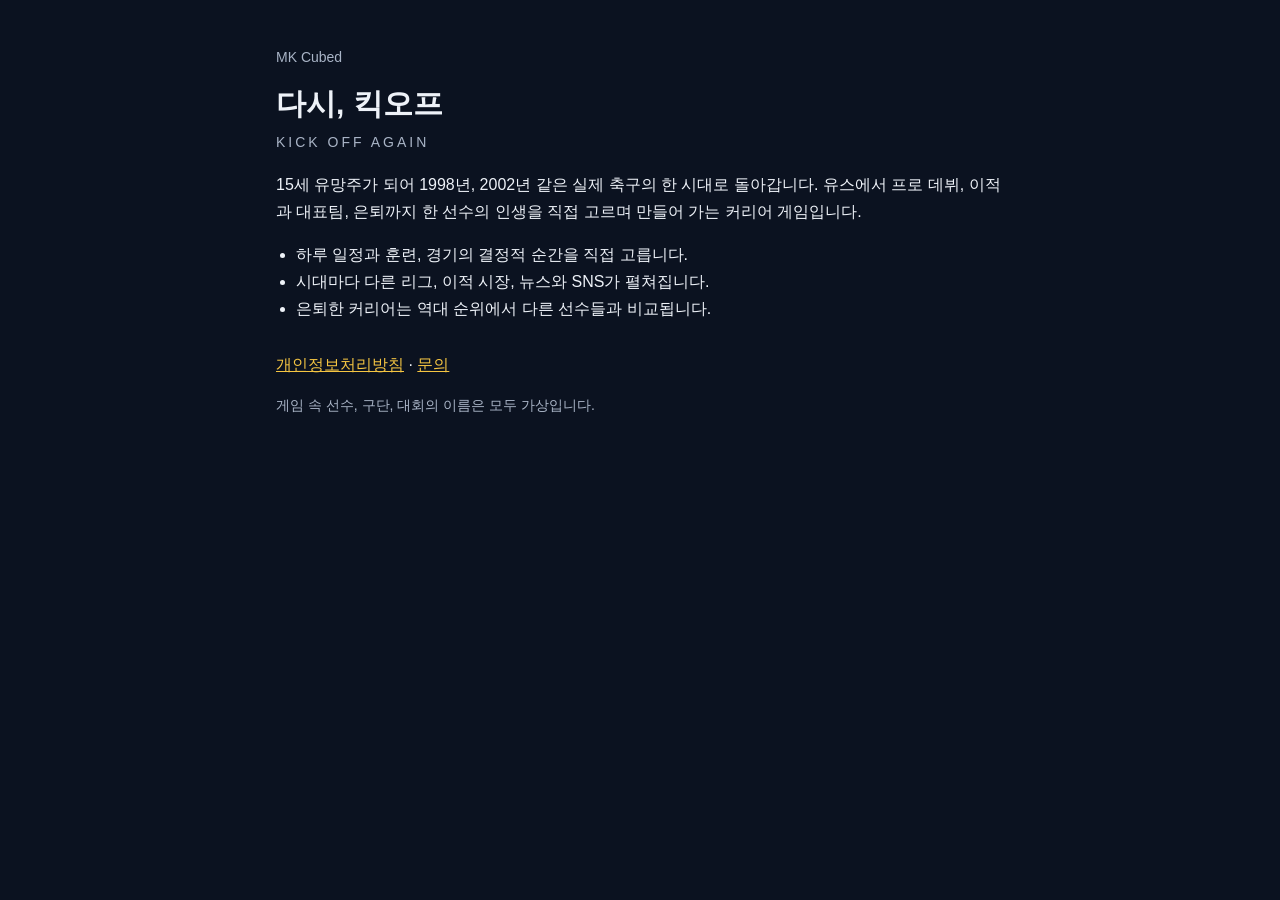
<file: index.html>
<!doctype html>
<html lang="ko">
<head>
<meta charset="utf-8">
<meta name="viewport" content="width=device-width, initial-scale=1">
<title>MK Cubed · 다시, 킥오프</title>
<meta name="description" content="15세 유망주로 실제 축구 역사의 한 시대로 돌아가 은퇴까지 커리어를 쌓는 모바일 게임, 다시, 킥오프.">
<link rel="stylesheet" href="style.css">
</head>
<body>
<main>
<p class="studio">MK Cubed</p>
<h1>다시, 킥오프</h1>
<p class="tag">KICK OFF AGAIN</p>
<p>15세 유망주가 되어 1998년, 2002년 같은 실제 축구의 한 시대로 돌아갑니다. 유스에서 프로 데뷔, 이적과 대표팀, 은퇴까지 한 선수의 인생을 직접 고르며 만들어 가는 커리어 게임입니다.</p>
<ul>
<li>하루 일정과 훈련, 경기의 결정적 순간을 직접 고릅니다.</li>
<li>시대마다 다른 리그, 이적 시장, 뉴스와 SNS가 펼쳐집니다.</li>
<li>은퇴한 커리어는 역대 순위에서 다른 선수들과 비교됩니다.</li>
</ul>
<p class="links"><a href="privacy.html">개인정보처리방침</a> · <a href="mailto:studio.mk.cubed@gmail.com">문의</a></p>
<p class="small">게임 속 선수, 구단, 대회의 이름은 모두 가상입니다.</p>
</main>
</body>
</html>
</file>
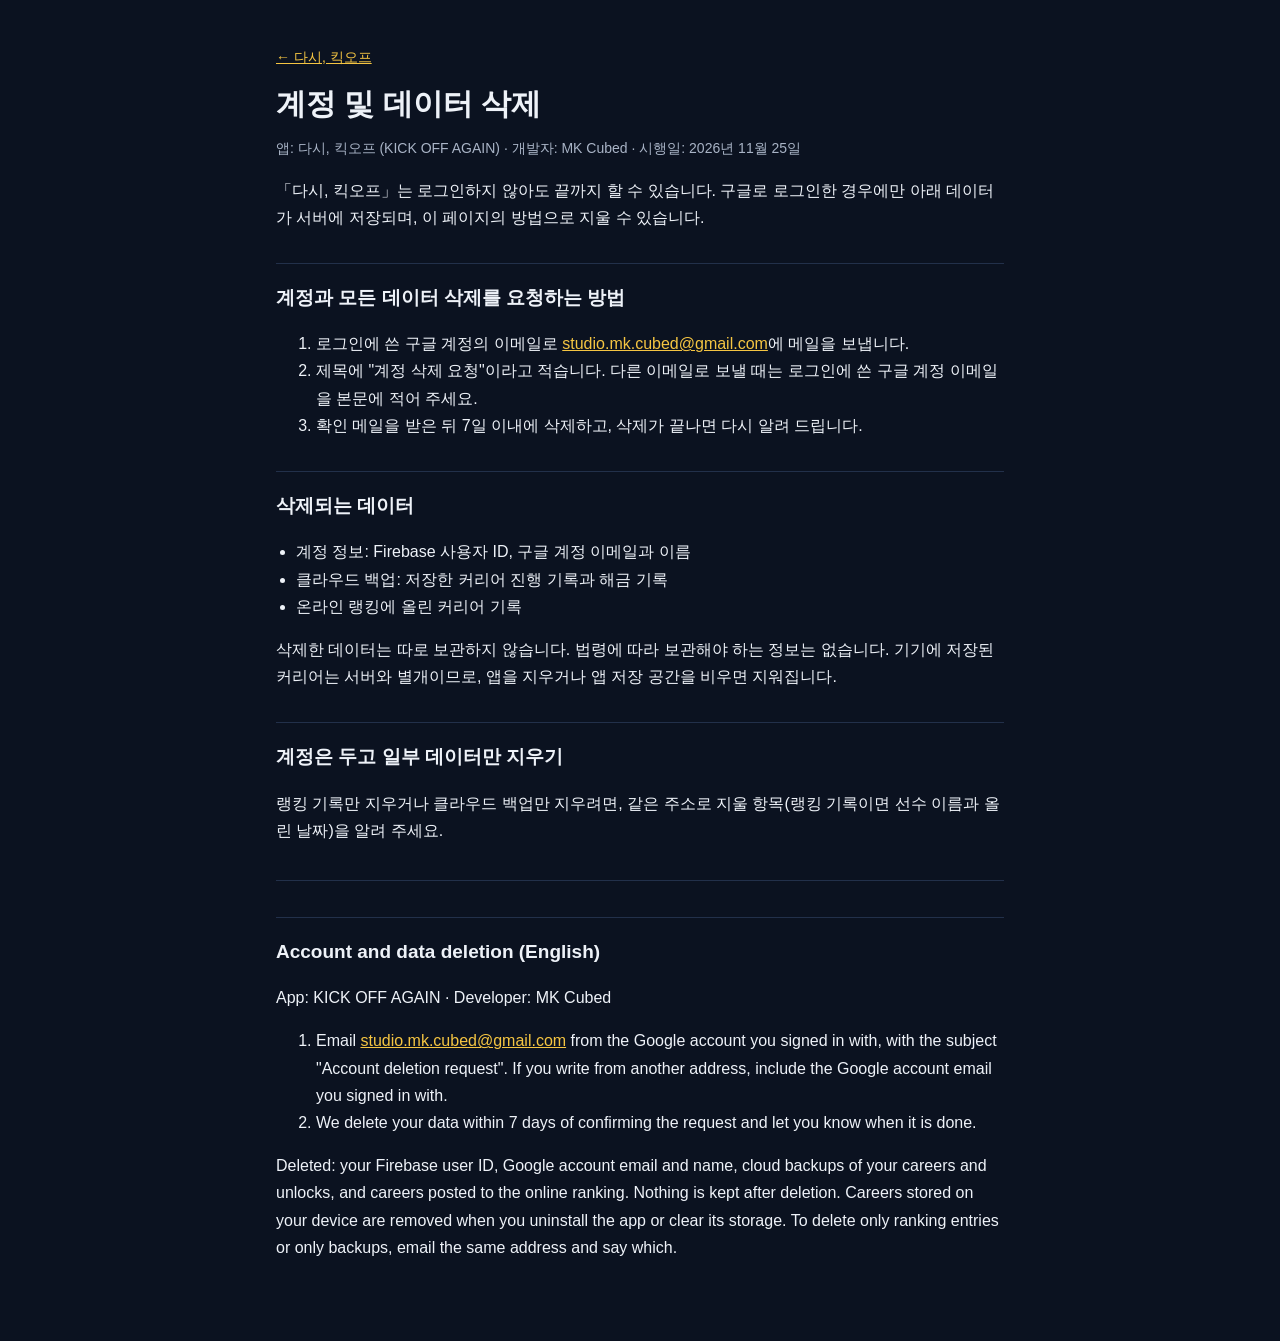
<file: delete-account.html>
<!doctype html>
<html lang="ko">
<head>
<meta charset="utf-8">
<meta name="viewport" content="width=device-width, initial-scale=1">
<title>계정 및 데이터 삭제 · 다시, 킥오프</title>
<link rel="stylesheet" href="style.css">
</head>
<body>
<main>
<p class="back"><a href="./">← 다시, 킥오프</a></p>
<h1>계정 및 데이터 삭제</h1>
<p class="meta">앱: 다시, 킥오프 (KICK OFF AGAIN) · 개발자: MK Cubed · 시행일: 2026년 11월 25일</p>

<p>「다시, 킥오프」는 로그인하지 않아도 끝까지 할 수 있습니다. 구글로 로그인한 경우에만 아래 데이터가 서버에 저장되며, 이 페이지의 방법으로 지울 수 있습니다.</p>

<h2>계정과 모든 데이터 삭제를 요청하는 방법</h2>
<ol>
<li>로그인에 쓴 구글 계정의 이메일로 <a href="mailto:studio.mk.cubed@gmail.com?subject=%EA%B3%84%EC%A0%95%20%EC%82%AD%EC%A0%9C%20%EC%9A%94%EC%B2%AD">studio.mk.cubed@gmail.com</a>에 메일을 보냅니다.</li>
<li>제목에 "계정 삭제 요청"이라고 적습니다. 다른 이메일로 보낼 때는 로그인에 쓴 구글 계정 이메일을 본문에 적어 주세요.</li>
<li>확인 메일을 받은 뒤 7일 이내에 삭제하고, 삭제가 끝나면 다시 알려 드립니다.</li>
</ol>

<h2>삭제되는 데이터</h2>
<ul>
<li>계정 정보: Firebase 사용자 ID, 구글 계정 이메일과 이름</li>
<li>클라우드 백업: 저장한 커리어 진행 기록과 해금 기록</li>
<li>온라인 랭킹에 올린 커리어 기록</li>
</ul>
<p>삭제한 데이터는 따로 보관하지 않습니다. 법령에 따라 보관해야 하는 정보는 없습니다. 기기에 저장된 커리어는 서버와 별개이므로, 앱을 지우거나 앱 저장 공간을 비우면 지워집니다.</p>

<h2>계정은 두고 일부 데이터만 지우기</h2>
<p>랭킹 기록만 지우거나 클라우드 백업만 지우려면, 같은 주소로 지울 항목(랭킹 기록이면 선수 이름과 올린 날짜)을 알려 주세요.</p>

<hr>
<h2 lang="en">Account and data deletion (English)</h2>
<p lang="en">App: KICK OFF AGAIN · Developer: MK Cubed</p>
<ol lang="en">
<li>Email <a href="mailto:studio.mk.cubed@gmail.com?subject=Account%20deletion%20request">studio.mk.cubed@gmail.com</a> from the Google account you signed in with, with the subject "Account deletion request". If you write from another address, include the Google account email you signed in with.</li>
<li>We delete your data within 7 days of confirming the request and let you know when it is done.</li>
</ol>
<p lang="en">Deleted: your Firebase user ID, Google account email and name, cloud backups of your careers and unlocks, and careers posted to the online ranking. Nothing is kept after deletion. Careers stored on your device are removed when you uninstall the app or clear its storage. To delete only ranking entries or only backups, email the same address and say which.</p>
</main>
</body>
</html>
</file>
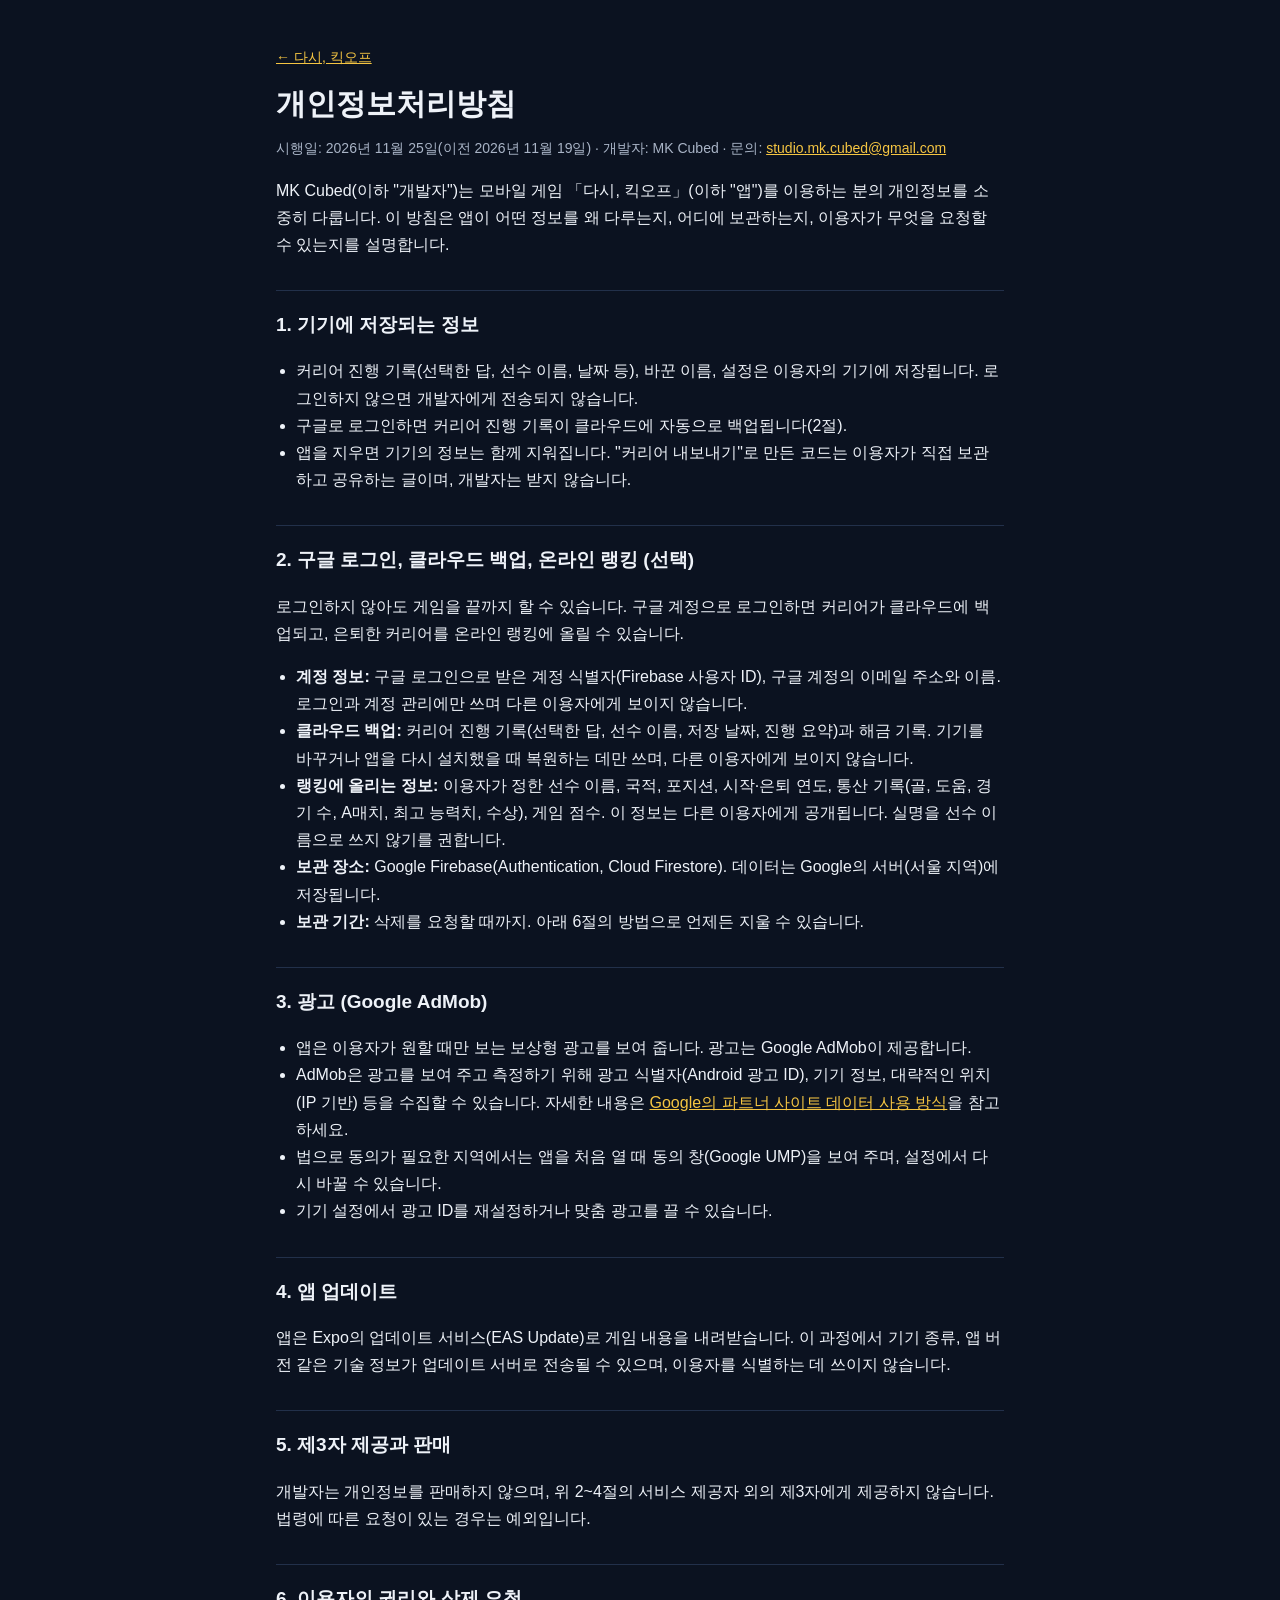
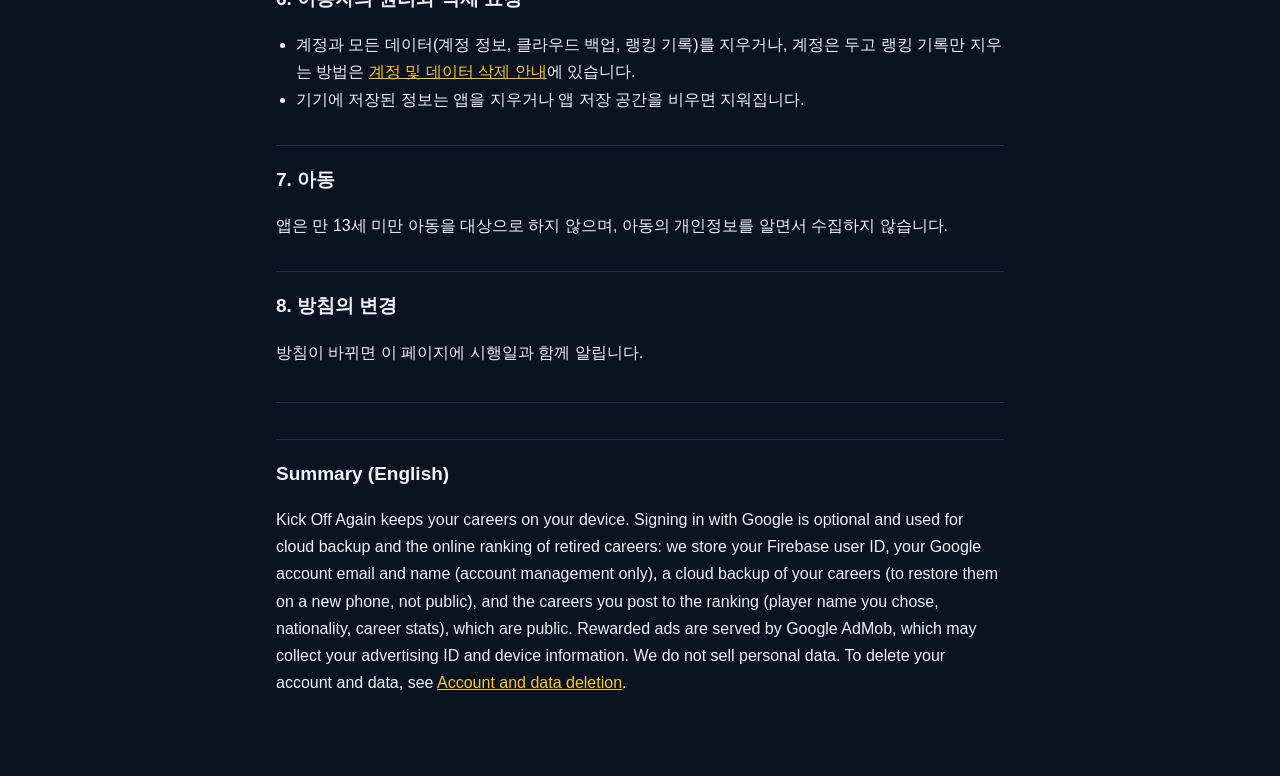
<file: privacy.html>
<!doctype html>
<html lang="ko">
<head>
<meta charset="utf-8">
<meta name="viewport" content="width=device-width, initial-scale=1">
<title>개인정보처리방침 · 다시, 킥오프</title>
<link rel="stylesheet" href="style.css">
</head>
<body>
<main>
<p class="back"><a href="./">← 다시, 킥오프</a></p>
<h1>개인정보처리방침</h1>
<p class="meta">시행일: 2026년 11월 25일(이전 2026년 11월 19일) · 개발자: MK Cubed · 문의: <a href="mailto:studio.mk.cubed@gmail.com">studio.mk.cubed@gmail.com</a></p>

<p>MK Cubed(이하 "개발자")는 모바일 게임 「다시, 킥오프」(이하 "앱")를 이용하는 분의 개인정보를 소중히 다룹니다. 이 방침은 앱이 어떤 정보를 왜 다루는지, 어디에 보관하는지, 이용자가 무엇을 요청할 수 있는지를 설명합니다.</p>

<h2>1. 기기에 저장되는 정보</h2>
<ul>
<li>커리어 진행 기록(선택한 답, 선수 이름, 날짜 등), 바꾼 이름, 설정은 이용자의 기기에 저장됩니다. 로그인하지 않으면 개발자에게 전송되지 않습니다.</li>
<li>구글로 로그인하면 커리어 진행 기록이 클라우드에 자동으로 백업됩니다(2절).</li>
<li>앱을 지우면 기기의 정보는 함께 지워집니다. "커리어 내보내기"로 만든 코드는 이용자가 직접 보관하고 공유하는 글이며, 개발자는 받지 않습니다.</li>
</ul>

<h2>2. 구글 로그인, 클라우드 백업, 온라인 랭킹 (선택)</h2>
<p>로그인하지 않아도 게임을 끝까지 할 수 있습니다. 구글 계정으로 로그인하면 커리어가 클라우드에 백업되고, 은퇴한 커리어를 온라인 랭킹에 올릴 수 있습니다.</p>
<ul>
<li><b>계정 정보:</b> 구글 로그인으로 받은 계정 식별자(Firebase 사용자 ID), 구글 계정의 이메일 주소와 이름. 로그인과 계정 관리에만 쓰며 다른 이용자에게 보이지 않습니다.</li>
<li><b>클라우드 백업:</b> 커리어 진행 기록(선택한 답, 선수 이름, 저장 날짜, 진행 요약)과 해금 기록. 기기를 바꾸거나 앱을 다시 설치했을 때 복원하는 데만 쓰며, 다른 이용자에게 보이지 않습니다.</li>
<li><b>랭킹에 올리는 정보:</b> 이용자가 정한 선수 이름, 국적, 포지션, 시작·은퇴 연도, 통산 기록(골, 도움, 경기 수, A매치, 최고 능력치, 수상), 게임 점수. 이 정보는 다른 이용자에게 공개됩니다. 실명을 선수 이름으로 쓰지 않기를 권합니다.</li>
<li><b>보관 장소:</b> Google Firebase(Authentication, Cloud Firestore). 데이터는 Google의 서버(서울 지역)에 저장됩니다.</li>
<li><b>보관 기간:</b> 삭제를 요청할 때까지. 아래 6절의 방법으로 언제든 지울 수 있습니다.</li>
</ul>

<h2>3. 광고 (Google AdMob)</h2>
<ul>
<li>앱은 이용자가 원할 때만 보는 보상형 광고를 보여 줍니다. 광고는 Google AdMob이 제공합니다.</li>
<li>AdMob은 광고를 보여 주고 측정하기 위해 광고 식별자(Android 광고 ID), 기기 정보, 대략적인 위치(IP 기반) 등을 수집할 수 있습니다. 자세한 내용은 <a href="https://policies.google.com/technologies/partner-sites">Google의 파트너 사이트 데이터 사용 방식</a>을 참고하세요.</li>
<li>법으로 동의가 필요한 지역에서는 앱을 처음 열 때 동의 창(Google UMP)을 보여 주며, 설정에서 다시 바꿀 수 있습니다.</li>
<li>기기 설정에서 광고 ID를 재설정하거나 맞춤 광고를 끌 수 있습니다.</li>
</ul>

<h2>4. 앱 업데이트</h2>
<p>앱은 Expo의 업데이트 서비스(EAS Update)로 게임 내용을 내려받습니다. 이 과정에서 기기 종류, 앱 버전 같은 기술 정보가 업데이트 서버로 전송될 수 있으며, 이용자를 식별하는 데 쓰이지 않습니다.</p>

<h2>5. 제3자 제공과 판매</h2>
<p>개발자는 개인정보를 판매하지 않으며, 위 2~4절의 서비스 제공자 외의 제3자에게 제공하지 않습니다. 법령에 따른 요청이 있는 경우는 예외입니다.</p>

<h2>6. 이용자의 권리와 삭제 요청</h2>
<ul>
<li>계정과 모든 데이터(계정 정보, 클라우드 백업, 랭킹 기록)를 지우거나, 계정은 두고 랭킹 기록만 지우는 방법은 <a href="delete-account.html">계정 및 데이터 삭제 안내</a>에 있습니다.</li>
<li>기기에 저장된 정보는 앱을 지우거나 앱 저장 공간을 비우면 지워집니다.</li>
</ul>

<h2>7. 아동</h2>
<p>앱은 만 13세 미만 아동을 대상으로 하지 않으며, 아동의 개인정보를 알면서 수집하지 않습니다.</p>

<h2>8. 방침의 변경</h2>
<p>방침이 바뀌면 이 페이지에 시행일과 함께 알립니다.</p>

<hr>
<h2 lang="en">Summary (English)</h2>
<p lang="en">Kick Off Again keeps your careers on your device. Signing in with Google is optional and used for cloud backup and the online ranking of retired careers: we store your Firebase user ID, your Google account email and name (account management only), a cloud backup of your careers (to restore them on a new phone, not public), and the careers you post to the ranking (player name you chose, nationality, career stats), which are public. Rewarded ads are served by Google AdMob, which may collect your advertising ID and device information. We do not sell personal data. To delete your account and data, see <a href="delete-account.html">Account and data deletion</a>.</p>
</main>
</body>
</html>
</file>
<file: style.css>
:root { --bg: #0B1220; --ink: #EEF2F8; --soft: #A9B4C6; --accent: #F5C542; --line: #22304A; }
* { box-sizing: border-box; }
body { margin: 0; background: var(--bg); color: var(--ink); font: 16px/1.7 -apple-system, "Apple SD Gothic Neo", "Noto Sans KR", "Malgun Gothic", sans-serif; }
main { max-width: 760px; margin: 0 auto; padding: 32px 16px 64px; }
h1 { font-size: 30px; line-height: 1.3; margin: 8px 0; }
h2 { font-size: 19px; margin-top: 32px; border-top: 1px solid var(--line); padding-top: 18px; }
a { color: var(--accent); }
ul { padding-left: 20px; }
.studio, .tag, .meta, .small, .back { color: var(--soft); font-size: 14px; }
.tag { letter-spacing: 3px; margin-top: 0; }
.links { margin-top: 28px; }
hr { border: 0; border-top: 1px solid var(--line); margin: 36px 0; }
</file>
